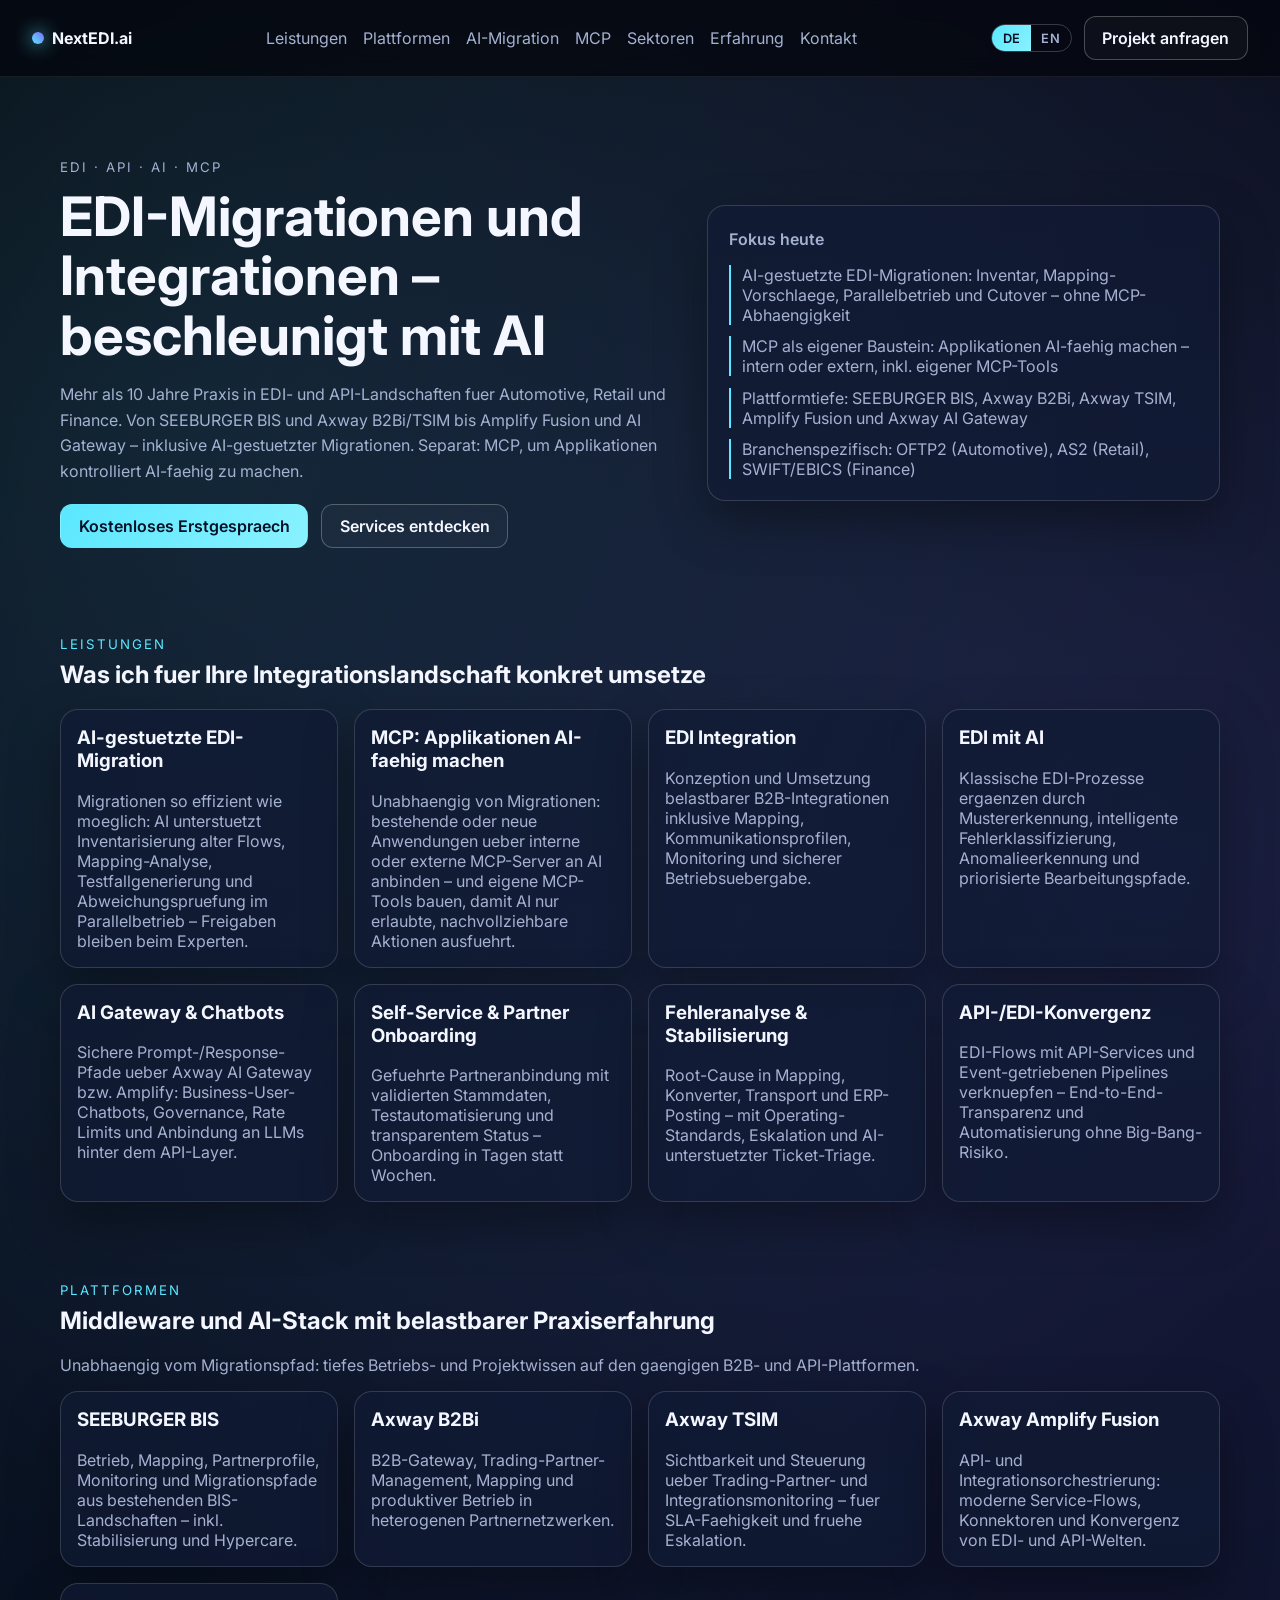
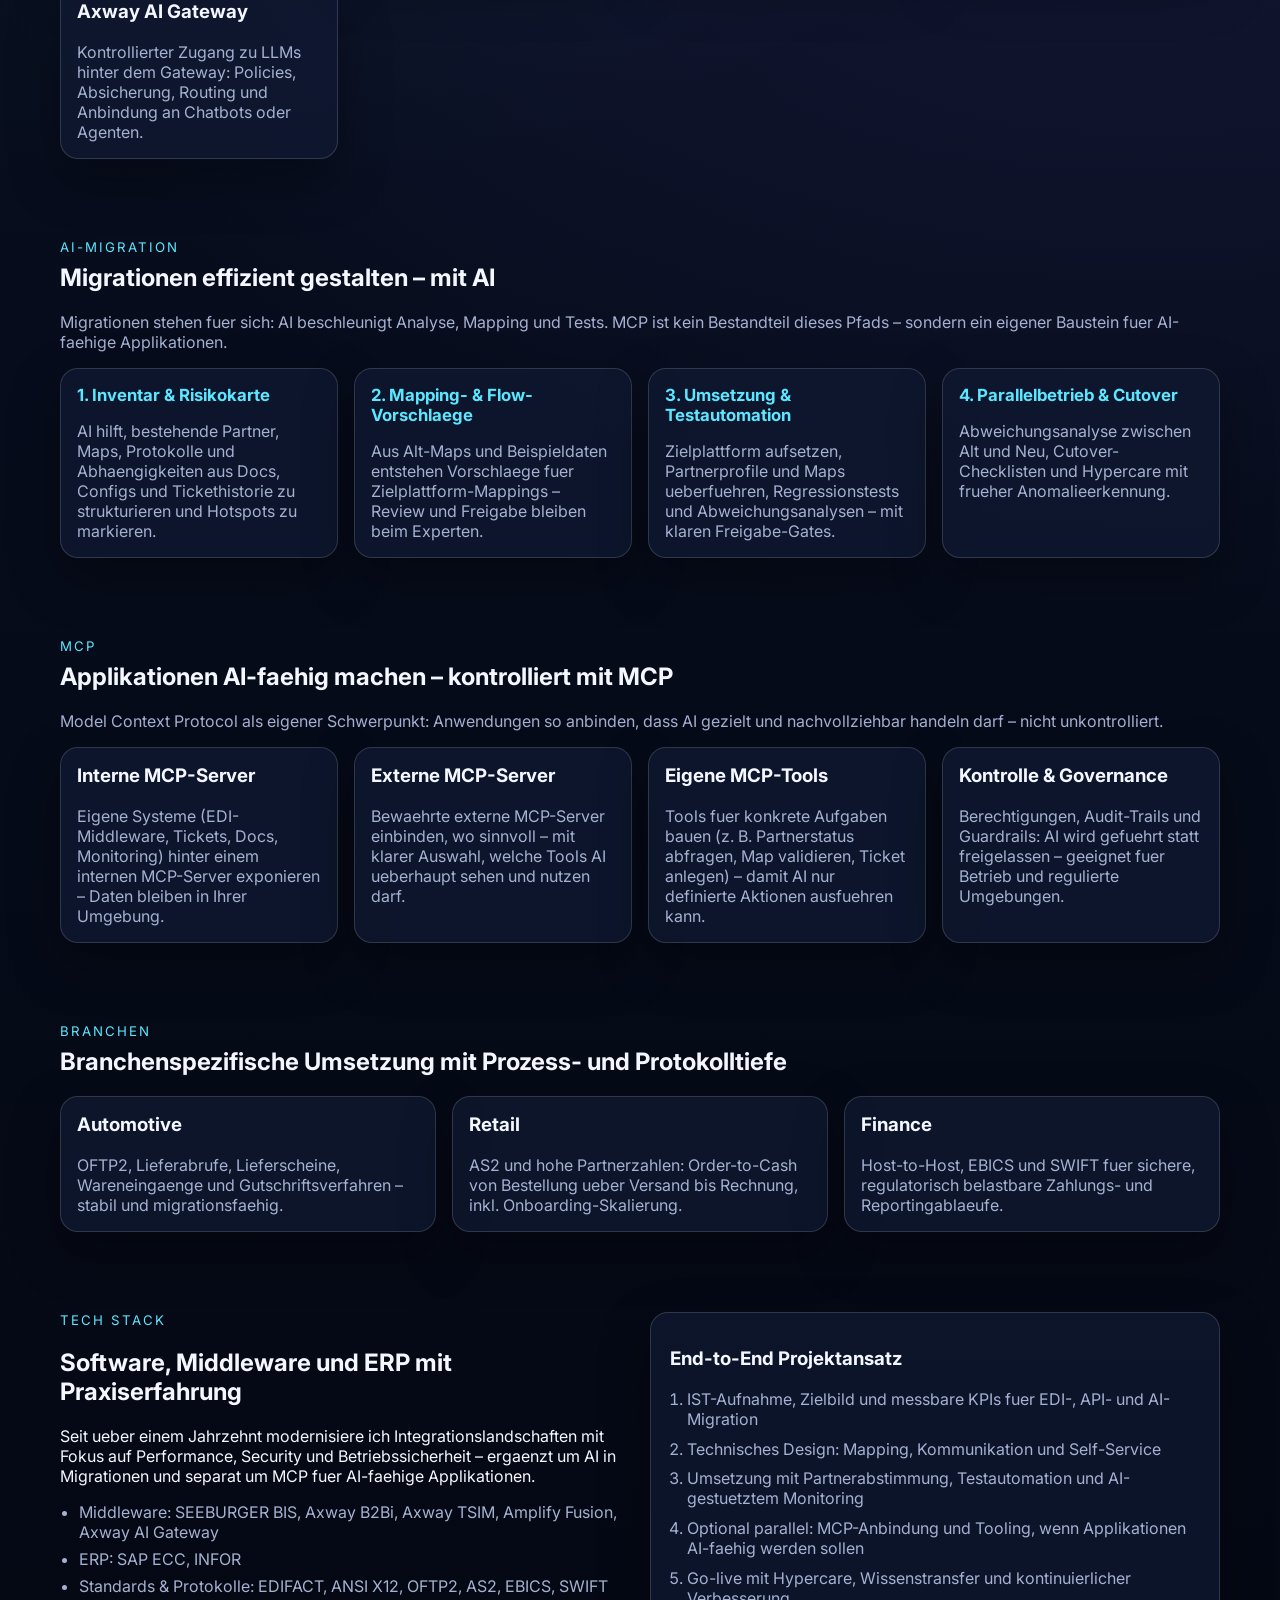
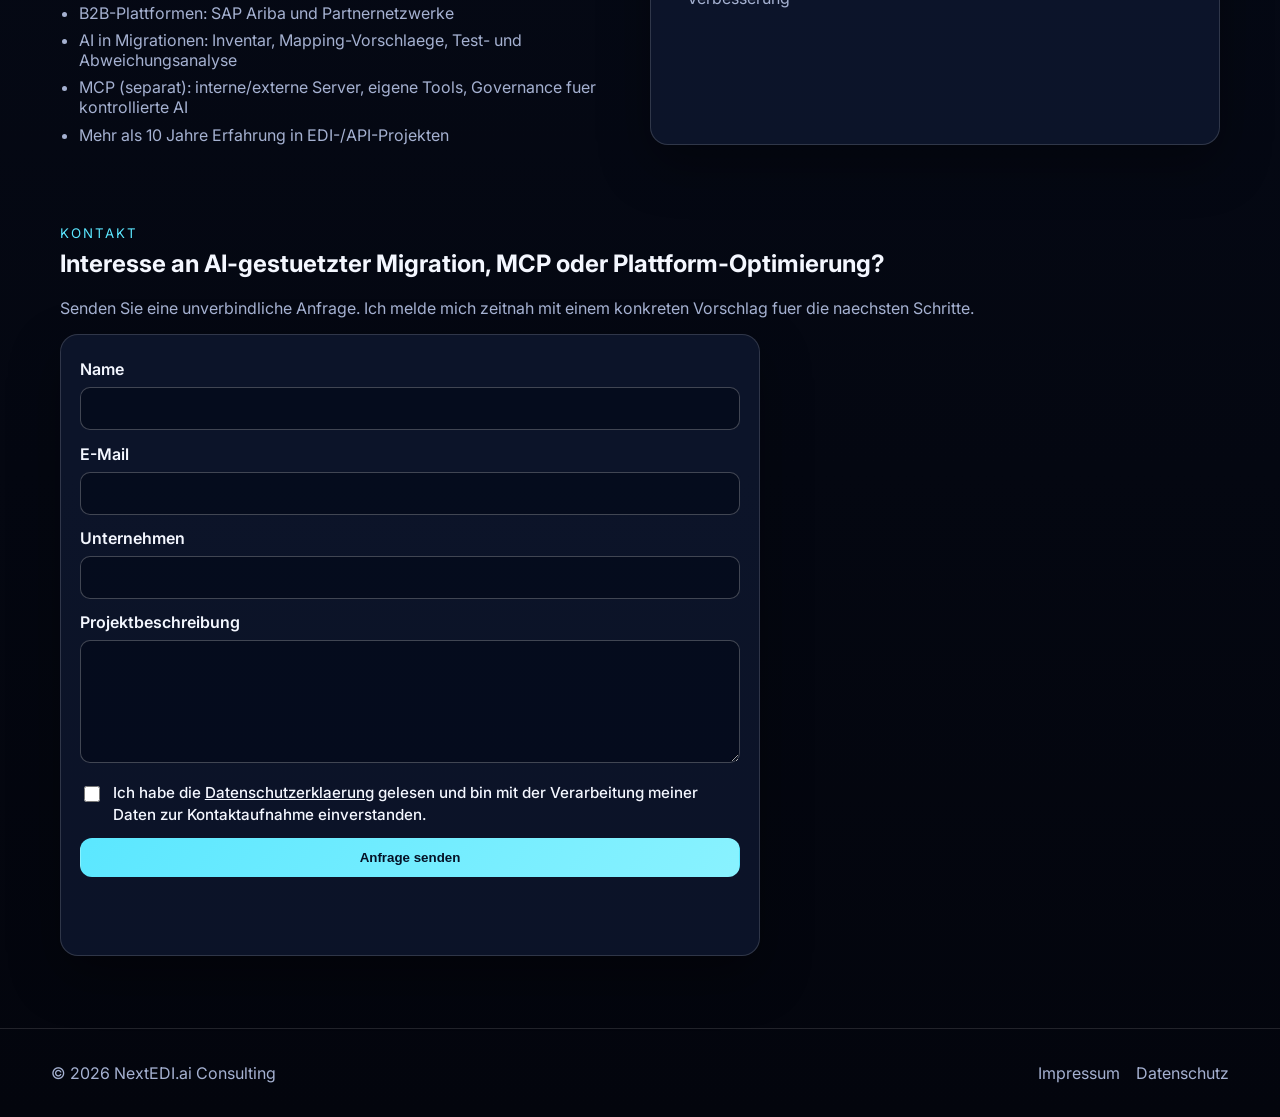
<file: index.html>
<!doctype html>
<html lang="de">
  <head>
    <meta charset="UTF-8" />
    <meta name="viewport" content="width=device-width, initial-scale=1.0" />
    <title>NextEDI.ai | EDI, API & AI Integrationsberatung</title>
    <meta
      name="description"
      content="AI-gestuetzte EDI-Migrationen sowie MCP, um Applikationen AI-faehig zu machen. SEEBURGER BIS, Axway B2Bi, TSIM, Amplify Fusion und AI Gateway."
    />
    <meta
      name="keywords"
      content="EDI Migration, AI EDI, MCP Server, SEEBURGER BIS, Axway B2Bi, Axway TSIM, Amplify Fusion, Axway AI Gateway, OFTP2, AS2"
    />
    <meta name="robots" content="index,follow,max-snippet:-1,max-image-preview:large,max-video-preview:-1" />
    <link rel="canonical" href="https://dk1189.github.io/edi-consulting/" />
    <link rel="alternate" hreflang="de" href="https://dk1189.github.io/edi-consulting/" />
    <link rel="alternate" hreflang="en" href="https://dk1189.github.io/edi-consulting/en/" />
    <link rel="alternate" hreflang="x-default" href="https://dk1189.github.io/edi-consulting/" />
    <meta property="og:type" content="website" />
    <meta property="og:locale" content="de_DE" />
    <meta property="og:locale:alternate" content="en_US" />
    <meta property="og:title" content="NextEDI.ai | EDI, API & AI Integrationsberatung" />
    <meta
      property="og:description"
      content="AI-gestuetzte EDI-Migrationen. Separat: MCP fuer AI-faehige Apps. SEEBURGER BIS, Axway B2Bi, TSIM, Amplify Fusion, AI Gateway."
    />
    <meta property="og:url" content="https://dk1189.github.io/edi-consulting/" />
    <meta property="og:site_name" content="NextEDI.ai" />
    <meta property="og:image" content="https://dk1189.github.io/edi-consulting/assets/og-image.svg" />
    <meta name="twitter:card" content="summary_large_image" />
    <meta name="twitter:title" content="NextEDI.ai | EDI, API & AI Integrationsberatung" />
    <meta
      name="twitter:description"
      content="AI-gestuetzte EDI-Migrationen und MCP fuer kontrollierte AI-Anbindung. SEEBURGER, Axway B2Bi/TSIM, Amplify Fusion, AI Gateway."
    />
    <meta name="twitter:image" content="https://dk1189.github.io/edi-consulting/assets/og-image.svg" />
    <link rel="preconnect" href="https://fonts.googleapis.com" />
    <link rel="preconnect" href="https://fonts.gstatic.com" crossorigin />
    <link
      href="https://fonts.googleapis.com/css2?family=Inter:wght@400;500;600;700;800&display=swap"
      rel="stylesheet"
    />
    <link rel="stylesheet" href="./assets/style.css" />
    <script type="application/ld+json">
      {
        "@context": "https://schema.org",
        "@type": "ProfessionalService",
        "name": "NextEDI.ai",
        "url": "https://dk1189.github.io/edi-consulting/",
        "description": "Beratung fuer EDI, API, AI-gestuetzte Migrationen sowie MCP zur kontrollierten AI-Anbindung von Applikationen.",
        "areaServed": ["DACH", "EU", "Worldwide"],
        "inLanguage": ["de", "en"],
        "founder": {
          "@type": "Person",
          "name": "David Karaoglan"
        },
        "address": {
          "@type": "PostalAddress",
          "streetAddress": "Waldstrasse 22",
          "postalCode": "75031",
          "addressLocality": "Eppingen",
          "addressCountry": "DE"
        },
        "email": "kontakt@nextedi.ai",
        "knowsAbout": [
          "EDI",
          "API Integration",
          "AI-assisted EDI migration",
          "Model Context Protocol",
          "MCP Server",
          "OFTP2",
          "AS2",
          "EBICS",
          "SWIFT",
          "SAP Ariba",
          "SEEBURGER BIS",
          "Axway B2Bi",
          "Axway TSIM",
          "Axway Amplify Fusion",
          "Axway AI Gateway"
        ]
      }
    </script>
  </head>
  <body>
    <header class="site-header">
      <a class="logo" href="#top">
        <span class="logo-glow"></span>
        <span>NextEDI.ai</span>
      </a>
      <nav class="main-nav" aria-label="Hauptnavigation">
        <a id="nav-services" href="#services">Leistungen</a>
        <a id="nav-platforms" href="#platforms">Plattformen</a>
        <a id="nav-migration" href="#migration">AI-Migration</a>
        <a id="nav-mcp" href="#mcp">MCP</a>
        <a id="nav-industries" href="#industries">Sektoren</a>
        <a id="nav-experience" href="#experience">Erfahrung</a>
        <a id="nav-contact" href="#contact">Kontakt</a>
      </nav>
      <div class="header-actions">
        <div class="lang-switch" aria-label="Language">
          <a class="is-active" href="./" data-lang-link="de" hreflang="de">DE</a>
          <a href="./en/" data-lang-link="en" hreflang="en">EN</a>
        </div>
        <a id="nav-cta" class="button ghost" href="#contact">Projekt anfragen</a>
      </div>
    </header>

    <main id="top">
      <section class="hero">
        <div class="hero-content">
          <p id="hero-eyebrow" class="eyebrow">EDI · API · AI · MCP</p>
          <h1 id="hero-title">EDI-Migrationen und Integrationen – beschleunigt mit AI</h1>
          <p id="hero-text">
            Mehr als 10 Jahre Praxis in EDI- und API-Landschaften fuer Automotive, Retail und Finance.
            Von SEEBURGER BIS und Axway B2Bi/TSIM bis Amplify Fusion und AI Gateway – inklusive
            AI-gestuetzter Migrationen. Separat: MCP, um Applikationen kontrolliert AI-faehig zu machen.
          </p>
          <div class="hero-actions">
            <a id="hero-cta-primary" class="button" href="#contact">Kostenloses Erstgespraech</a>
            <a id="hero-cta-secondary" class="button secondary" href="#services">Services entdecken</a>
          </div>
        </div>
        <div class="hero-panel" aria-hidden="true">
          <p id="panel-title" class="panel-title">Fokus heute</p>
          <ul id="highlights-list"></ul>
        </div>
      </section>

      <section id="services" class="section">
        <div class="section-head">
          <p id="services-eyebrow" class="eyebrow">LEISTUNGEN</p>
          <h2 id="services-title">Was ich fuer Ihre Integrationslandschaft konkret umsetze</h2>
        </div>
        <div id="services-grid" class="card-grid"></div>
      </section>

      <section id="platforms" class="section">
        <div class="section-head">
          <p id="platforms-eyebrow" class="eyebrow">PLATTFORMEN</p>
          <h2 id="platforms-title">Middleware und AI-Stack mit belastbarer Praxiserfahrung</h2>
          <p id="platforms-text">
            Unabhaengig vom Migrationspfad: tiefes Betriebs- und Projektwissen auf den gaengigen
            B2B- und API-Plattformen.
          </p>
        </div>
        <div id="platforms-grid" class="card-grid"></div>
      </section>

      <section id="migration" class="section">
        <div class="section-head">
          <p id="migration-eyebrow" class="eyebrow">AI-MIGRATION</p>
          <h2 id="migration-title">Migrationen effizient gestalten – mit AI</h2>
          <p id="migration-text">
            Migrationen stehen fuer sich: AI beschleunigt Analyse, Mapping und Tests. MCP ist kein
            Bestandteil dieses Pfads – sondern ein eigener Baustein fuer AI-faehige Applikationen.
          </p>
        </div>
        <div id="migration-grid" class="card-grid steps-grid"></div>
      </section>

      <section id="mcp" class="section">
        <div class="section-head">
          <p id="mcp-eyebrow" class="eyebrow">MCP</p>
          <h2 id="mcp-title">Applikationen AI-faehig machen – kontrolliert mit MCP</h2>
          <p id="mcp-text">
            Model Context Protocol als eigener Schwerpunkt: Anwendungen so anbinden, dass AI gezielt
            und nachvollziehbar handeln darf – nicht unkontrolliert.
          </p>
        </div>
        <div id="mcp-grid" class="card-grid"></div>
      </section>

      <section id="industries" class="section">
        <div class="section-head">
          <p id="industries-eyebrow" class="eyebrow">BRANCHEN</p>
          <h2 id="industries-title">Branchenspezifische Umsetzung mit Prozess- und Protokolltiefe</h2>
        </div>
        <div id="industries-grid" class="card-grid"></div>
      </section>

      <section id="experience" class="section split">
        <div>
          <p id="experience-eyebrow" class="eyebrow">TECH STACK</p>
          <h2 id="experience-title">Software, Middleware und ERP mit Praxiserfahrung</h2>
          <p id="experience-text">
            Seit ueber einem Jahrzehnt modernisiere ich Integrationslandschaften mit Fokus auf
            Performance, Security und Betriebssicherheit – ergaenzt um AI in Migrationen und separat
            um MCP fuer AI-faehige Applikationen.
          </p>
          <ul id="tools-list" class="bullets"></ul>
        </div>
        <div class="experience-box">
          <h3 id="process-title">End-to-End Projektansatz</h3>
          <ol id="process-list"></ol>
        </div>
      </section>

      <section id="contact" class="section contact">
        <div class="section-head">
          <p id="contact-eyebrow" class="eyebrow">KONTAKT</p>
          <h2 id="contact-title">
            Interesse an AI-gestuetzter Migration, MCP oder Plattform-Optimierung?
          </h2>
          <p id="contact-text">
            Senden Sie eine unverbindliche Anfrage. Ich melde mich zeitnah mit einem konkreten
            Vorschlag fuer die naechsten Schritte.
          </p>
        </div>
        <form
          id="contact-form"
          method="post"
          data-mail="ZGF2aWRrMDQ4OUBnbWFpbC5jb20="
          novalidate
        >
          <label id="label-name" for="name">Name</label>
          <input id="name" name="name" type="text" required />

          <label id="label-email" for="email">E-Mail</label>
          <input id="email" name="email" type="email" required />

          <label id="label-company" for="company">Unternehmen</label>
          <input id="company" name="company" type="text" />

          <label id="label-message" for="message">Projektbeschreibung</label>
          <textarea id="message" name="message" rows="5" required></textarea>

          <input
            type="text"
            name="_honey"
            tabindex="-1"
            autocomplete="off"
            aria-hidden="true"
            class="visually-hidden"
          />
          <input type="hidden" name="_next" value="" />
          <input type="hidden" name="_subject" value="Neue Projektanfrage ueber NextEDI.ai" />
          <input type="hidden" name="_captcha" value="false" />
          <input type="hidden" name="_template" value="table" />

          <label class="consent-row" for="privacy-consent">
            <input id="privacy-consent" name="privacy-consent" type="checkbox" required />
            <span>
              <span id="consent-before">Ich habe die</span>
              <a id="consent-privacy" href="./datenschutz.html" target="_blank" rel="noopener noreferrer"
                >Datenschutzerklaerung</a
              >
              <span id="consent-after"
                >gelesen und bin mit der Verarbeitung meiner Daten zur Kontaktaufnahme
                einverstanden.</span
              >
            </span>
          </label>

          <button id="submit-btn" class="button" type="submit">Anfrage senden</button>
          <p id="form-message" class="form-message" role="status" aria-live="polite"></p>
        </form>
      </section>
    </main>

    <footer class="site-footer">
      <p>&copy; <span id="year"></span> NextEDI.ai Consulting</p>
      <nav aria-label="Rechtliche Links">
        <a id="footer-imprint" href="./impressum.html">Impressum</a>
        <a id="footer-privacy" href="./datenschutz.html">Datenschutz</a>
      </nav>
    </footer>

    <script src="./assets/app.js"></script>
  </body>
</html>
</file>
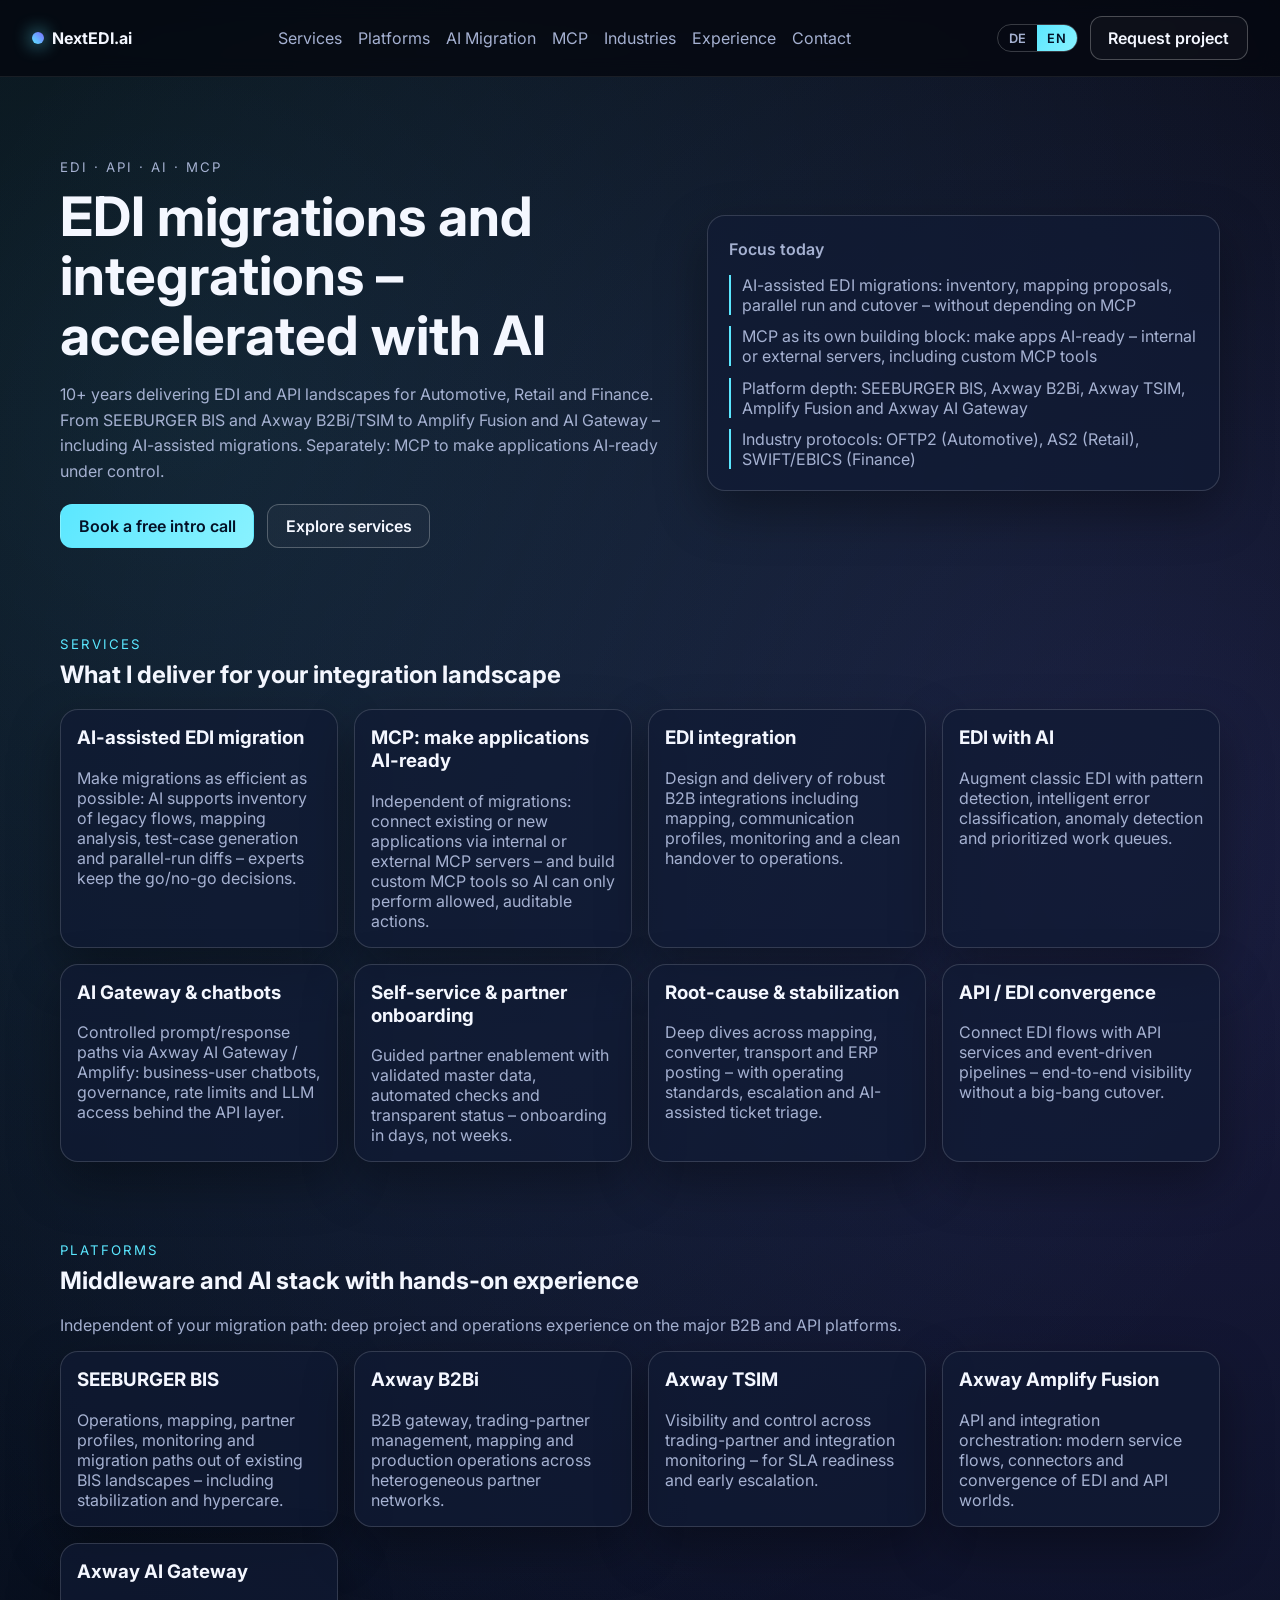
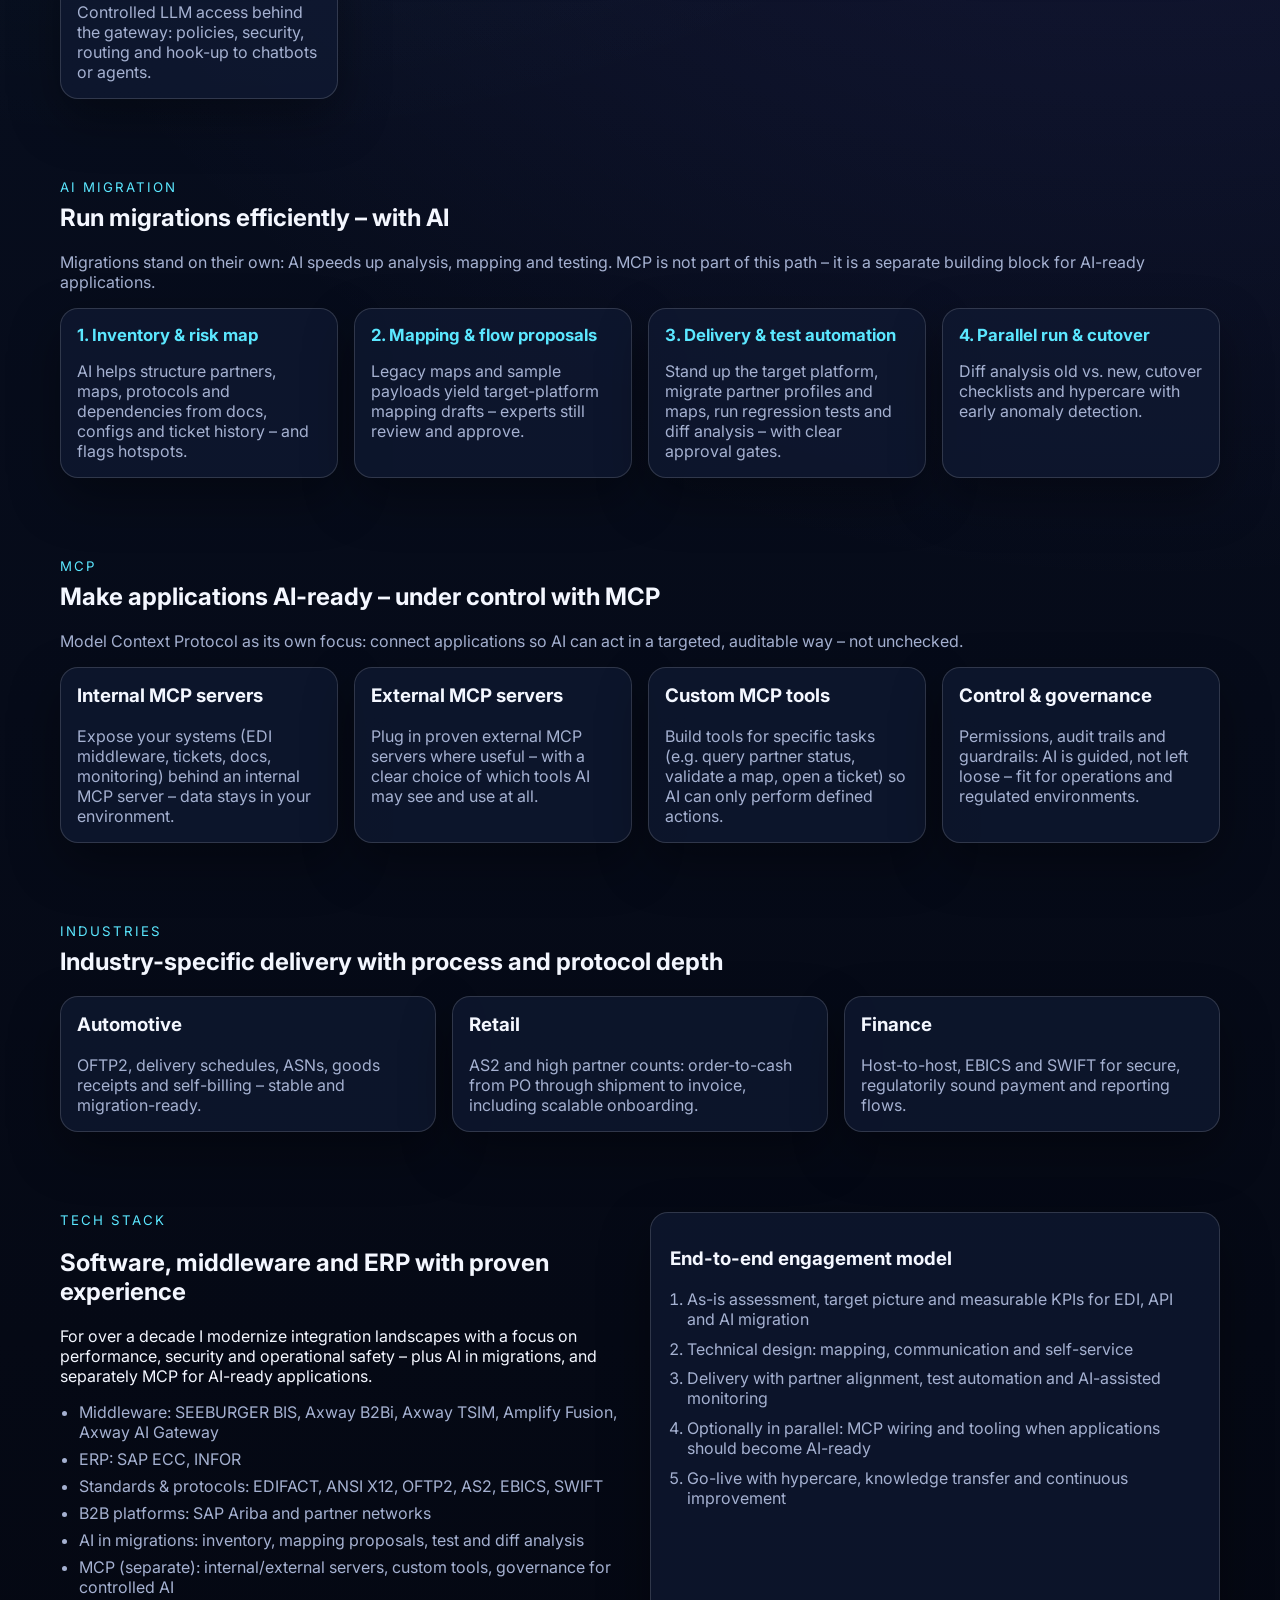
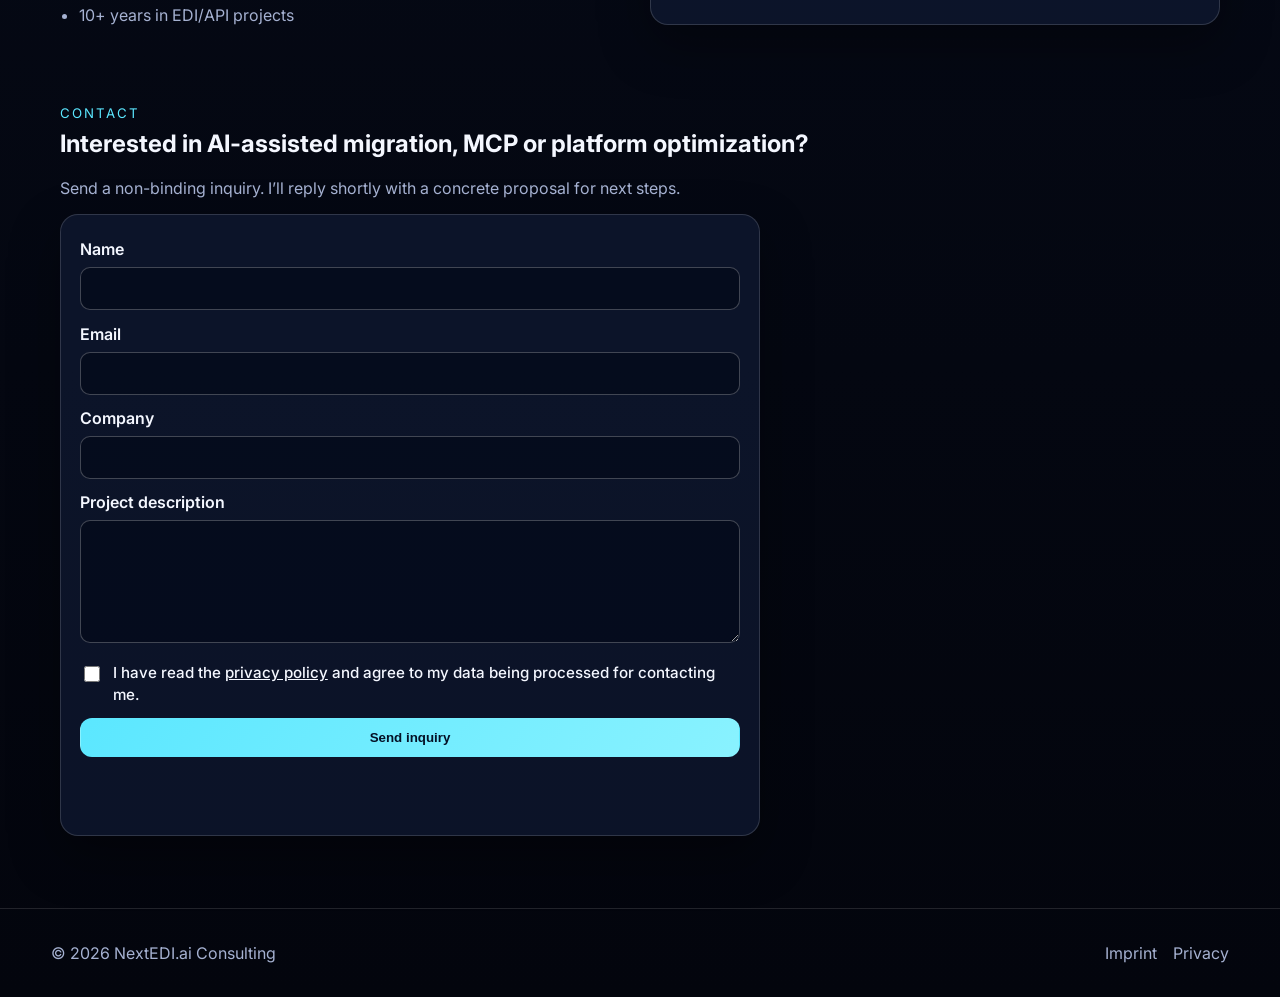
<file: en/index.html>
<!doctype html>
<html lang="en">
  <head>
    <meta charset="UTF-8" />
    <meta name="viewport" content="width=device-width, initial-scale=1.0" />
    <title>NextEDI.ai | EDI, API & AI Integration Consulting</title>
    <meta
      name="description"
      content="AI-assisted EDI migrations, plus MCP to make applications AI-ready. SEEBURGER BIS, Axway B2Bi, TSIM, Amplify Fusion and AI Gateway."
    />
    <meta
      name="keywords"
      content="EDI migration, AI EDI, MCP server, SEEBURGER BIS, Axway B2Bi, Axway TSIM, Amplify Fusion, Axway AI Gateway, OFTP2, AS2"
    />
    <meta name="robots" content="index,follow,max-snippet:-1,max-image-preview:large,max-video-preview:-1" />
    <link rel="canonical" href="https://dk1189.github.io/edi-consulting/en/" />
    <link rel="alternate" hreflang="de" href="https://dk1189.github.io/edi-consulting/" />
    <link rel="alternate" hreflang="en" href="https://dk1189.github.io/edi-consulting/en/" />
    <link rel="alternate" hreflang="x-default" href="https://dk1189.github.io/edi-consulting/" />
    <meta property="og:type" content="website" />
    <meta property="og:locale" content="en_US" />
    <meta property="og:locale:alternate" content="de_DE" />
    <meta property="og:title" content="NextEDI.ai | EDI, API & AI Integration Consulting" />
    <meta
      property="og:description"
      content="AI-assisted EDI migrations. Separately: MCP for AI-ready apps. SEEBURGER BIS, Axway B2Bi, TSIM, Amplify Fusion, AI Gateway."
    />
    <meta property="og:url" content="https://dk1189.github.io/edi-consulting/en/" />
    <meta property="og:site_name" content="NextEDI.ai" />
    <meta property="og:image" content="https://dk1189.github.io/edi-consulting/assets/og-image.svg" />
    <meta name="twitter:card" content="summary_large_image" />
    <meta name="twitter:title" content="NextEDI.ai | EDI, API & AI Integration Consulting" />
    <meta
      name="twitter:description"
      content="AI-assisted EDI migrations and MCP for controlled AI connectivity. SEEBURGER, Axway B2Bi/TSIM, Amplify Fusion, AI Gateway."
    />
    <meta name="twitter:image" content="https://dk1189.github.io/edi-consulting/assets/og-image.svg" />
    <link rel="preconnect" href="https://fonts.googleapis.com" />
    <link rel="preconnect" href="https://fonts.gstatic.com" crossorigin />
    <link
      href="https://fonts.googleapis.com/css2?family=Inter:wght@400;500;600;700;800&display=swap"
      rel="stylesheet"
    />
    <link rel="stylesheet" href="../assets/style.css" />
    <script type="application/ld+json">
      {
        "@context": "https://schema.org",
        "@type": "ProfessionalService",
        "name": "NextEDI.ai",
        "url": "https://dk1189.github.io/edi-consulting/en/",
        "description": "Consulting for EDI, API, AI-assisted migrations, and MCP to connect applications to AI under control.",
        "areaServed": ["DACH", "EU", "Worldwide"],
        "inLanguage": ["en", "de"],
        "founder": {
          "@type": "Person",
          "name": "David Karaoglan"
        },
        "address": {
          "@type": "PostalAddress",
          "streetAddress": "Waldstrasse 22",
          "postalCode": "75031",
          "addressLocality": "Eppingen",
          "addressCountry": "DE"
        },
        "email": "kontakt@nextedi.ai",
        "knowsAbout": [
          "EDI",
          "API Integration",
          "AI-assisted EDI migration",
          "Model Context Protocol",
          "MCP Server",
          "OFTP2",
          "AS2",
          "EBICS",
          "SWIFT",
          "SAP Ariba",
          "SEEBURGER BIS",
          "Axway B2Bi",
          "Axway TSIM",
          "Axway Amplify Fusion",
          "Axway AI Gateway"
        ]
      }
    </script>
  </head>
  <body>
    <header class="site-header">
      <a class="logo" href="#top">
        <span class="logo-glow"></span>
        <span>NextEDI.ai</span>
      </a>
      <nav class="main-nav" aria-label="Main navigation">
        <a id="nav-services" href="#services">Services</a>
        <a id="nav-platforms" href="#platforms">Platforms</a>
        <a id="nav-migration" href="#migration">AI Migration</a>
        <a id="nav-mcp" href="#mcp">MCP</a>
        <a id="nav-industries" href="#industries">Industries</a>
        <a id="nav-experience" href="#experience">Experience</a>
        <a id="nav-contact" href="#contact">Contact</a>
      </nav>
      <div class="header-actions">
        <div class="lang-switch" aria-label="Language">
          <a href="../" data-lang-link="de" hreflang="de">DE</a>
          <a class="is-active" href="./" data-lang-link="en" hreflang="en">EN</a>
        </div>
        <a id="nav-cta" class="button ghost" href="#contact">Request project</a>
      </div>
    </header>

    <main id="top">
      <section class="hero">
        <div class="hero-content">
          <p id="hero-eyebrow" class="eyebrow">EDI · API · AI · MCP</p>
          <h1 id="hero-title">EDI migrations and integrations – accelerated with AI</h1>
          <p id="hero-text">
            10+ years delivering EDI and API landscapes for Automotive, Retail and Finance. From
            SEEBURGER BIS and Axway B2Bi/TSIM to Amplify Fusion and AI Gateway – including AI-assisted
            migrations. Separately: MCP to make applications AI-ready under control.
          </p>
          <div class="hero-actions">
            <a id="hero-cta-primary" class="button" href="#contact">Book a free intro call</a>
            <a id="hero-cta-secondary" class="button secondary" href="#services">Explore services</a>
          </div>
        </div>
        <div class="hero-panel" aria-hidden="true">
          <p id="panel-title" class="panel-title">Focus today</p>
          <ul id="highlights-list"></ul>
        </div>
      </section>

      <section id="services" class="section">
        <div class="section-head">
          <p id="services-eyebrow" class="eyebrow">SERVICES</p>
          <h2 id="services-title">What I deliver for your integration landscape</h2>
        </div>
        <div id="services-grid" class="card-grid"></div>
      </section>

      <section id="platforms" class="section">
        <div class="section-head">
          <p id="platforms-eyebrow" class="eyebrow">PLATFORMS</p>
          <h2 id="platforms-title">Middleware and AI stack with hands-on experience</h2>
          <p id="platforms-text">
            Independent of your migration path: deep project and operations experience on the major
            B2B and API platforms.
          </p>
        </div>
        <div id="platforms-grid" class="card-grid"></div>
      </section>

      <section id="migration" class="section">
        <div class="section-head">
          <p id="migration-eyebrow" class="eyebrow">AI MIGRATION</p>
          <h2 id="migration-title">Run migrations efficiently – with AI</h2>
          <p id="migration-text">
            Migrations stand on their own: AI speeds up analysis, mapping and testing. MCP is not
            part of this path – it is a separate building block for AI-ready applications.
          </p>
        </div>
        <div id="migration-grid" class="card-grid steps-grid"></div>
      </section>

      <section id="mcp" class="section">
        <div class="section-head">
          <p id="mcp-eyebrow" class="eyebrow">MCP</p>
          <h2 id="mcp-title">Make applications AI-ready – under control with MCP</h2>
          <p id="mcp-text">
            Model Context Protocol as its own focus: connect applications so AI can act in a
            targeted, auditable way – not unchecked.
          </p>
        </div>
        <div id="mcp-grid" class="card-grid"></div>
      </section>

      <section id="industries" class="section">
        <div class="section-head">
          <p id="industries-eyebrow" class="eyebrow">INDUSTRIES</p>
          <h2 id="industries-title">Industry-specific delivery with process and protocol depth</h2>
        </div>
        <div id="industries-grid" class="card-grid"></div>
      </section>

      <section id="experience" class="section split">
        <div>
          <p id="experience-eyebrow" class="eyebrow">TECH STACK</p>
          <h2 id="experience-title">Software, middleware and ERP with proven experience</h2>
          <p id="experience-text">
            For over a decade I modernize integration landscapes with a focus on performance,
            security and operational safety – plus AI in migrations, and separately MCP for AI-ready
            applications.
          </p>
          <ul id="tools-list" class="bullets"></ul>
        </div>
        <div class="experience-box">
          <h3 id="process-title">End-to-end engagement model</h3>
          <ol id="process-list"></ol>
        </div>
      </section>

      <section id="contact" class="section contact">
        <div class="section-head">
          <p id="contact-eyebrow" class="eyebrow">CONTACT</p>
          <h2 id="contact-title">
            Interested in AI-assisted migration, MCP or platform optimization?
          </h2>
          <p id="contact-text">
            Send a non-binding inquiry. I’ll reply shortly with a concrete proposal for next steps.
          </p>
        </div>
        <form
          id="contact-form"
          method="post"
          data-mail="ZGF2aWRrMDQ4OUBnbWFpbC5jb20="
          novalidate
        >
          <label id="label-name" for="name">Name</label>
          <input id="name" name="name" type="text" required />

          <label id="label-email" for="email">Email</label>
          <input id="email" name="email" type="email" required />

          <label id="label-company" for="company">Company</label>
          <input id="company" name="company" type="text" />

          <label id="label-message" for="message">Project description</label>
          <textarea id="message" name="message" rows="5" required></textarea>

          <input
            type="text"
            name="_honey"
            tabindex="-1"
            autocomplete="off"
            aria-hidden="true"
            class="visually-hidden"
          />
          <input type="hidden" name="_next" value="" />
          <input type="hidden" name="_subject" value="New project inquiry via NextEDI.ai" />
          <input type="hidden" name="_captcha" value="false" />
          <input type="hidden" name="_template" value="table" />

          <label class="consent-row" for="privacy-consent">
            <input id="privacy-consent" name="privacy-consent" type="checkbox" required />
            <span>
              <span id="consent-before">I have read the</span>
              <a
                id="consent-privacy"
                href="../datenschutz.html"
                target="_blank"
                rel="noopener noreferrer"
                >privacy policy</a
              >
              <span id="consent-after"
                >and agree to my data being processed for contacting me.</span
              >
            </span>
          </label>

          <button id="submit-btn" class="button" type="submit">Send inquiry</button>
          <p id="form-message" class="form-message" role="status" aria-live="polite"></p>
        </form>
      </section>
    </main>

    <footer class="site-footer">
      <p>&copy; <span id="year"></span> NextEDI.ai Consulting</p>
      <nav aria-label="Legal">
        <a id="footer-imprint" href="../impressum.html">Imprint</a>
        <a id="footer-privacy" href="../datenschutz.html">Privacy</a>
      </nav>
    </footer>

    <script src="../assets/app.js"></script>
  </body>
</html>
</file>
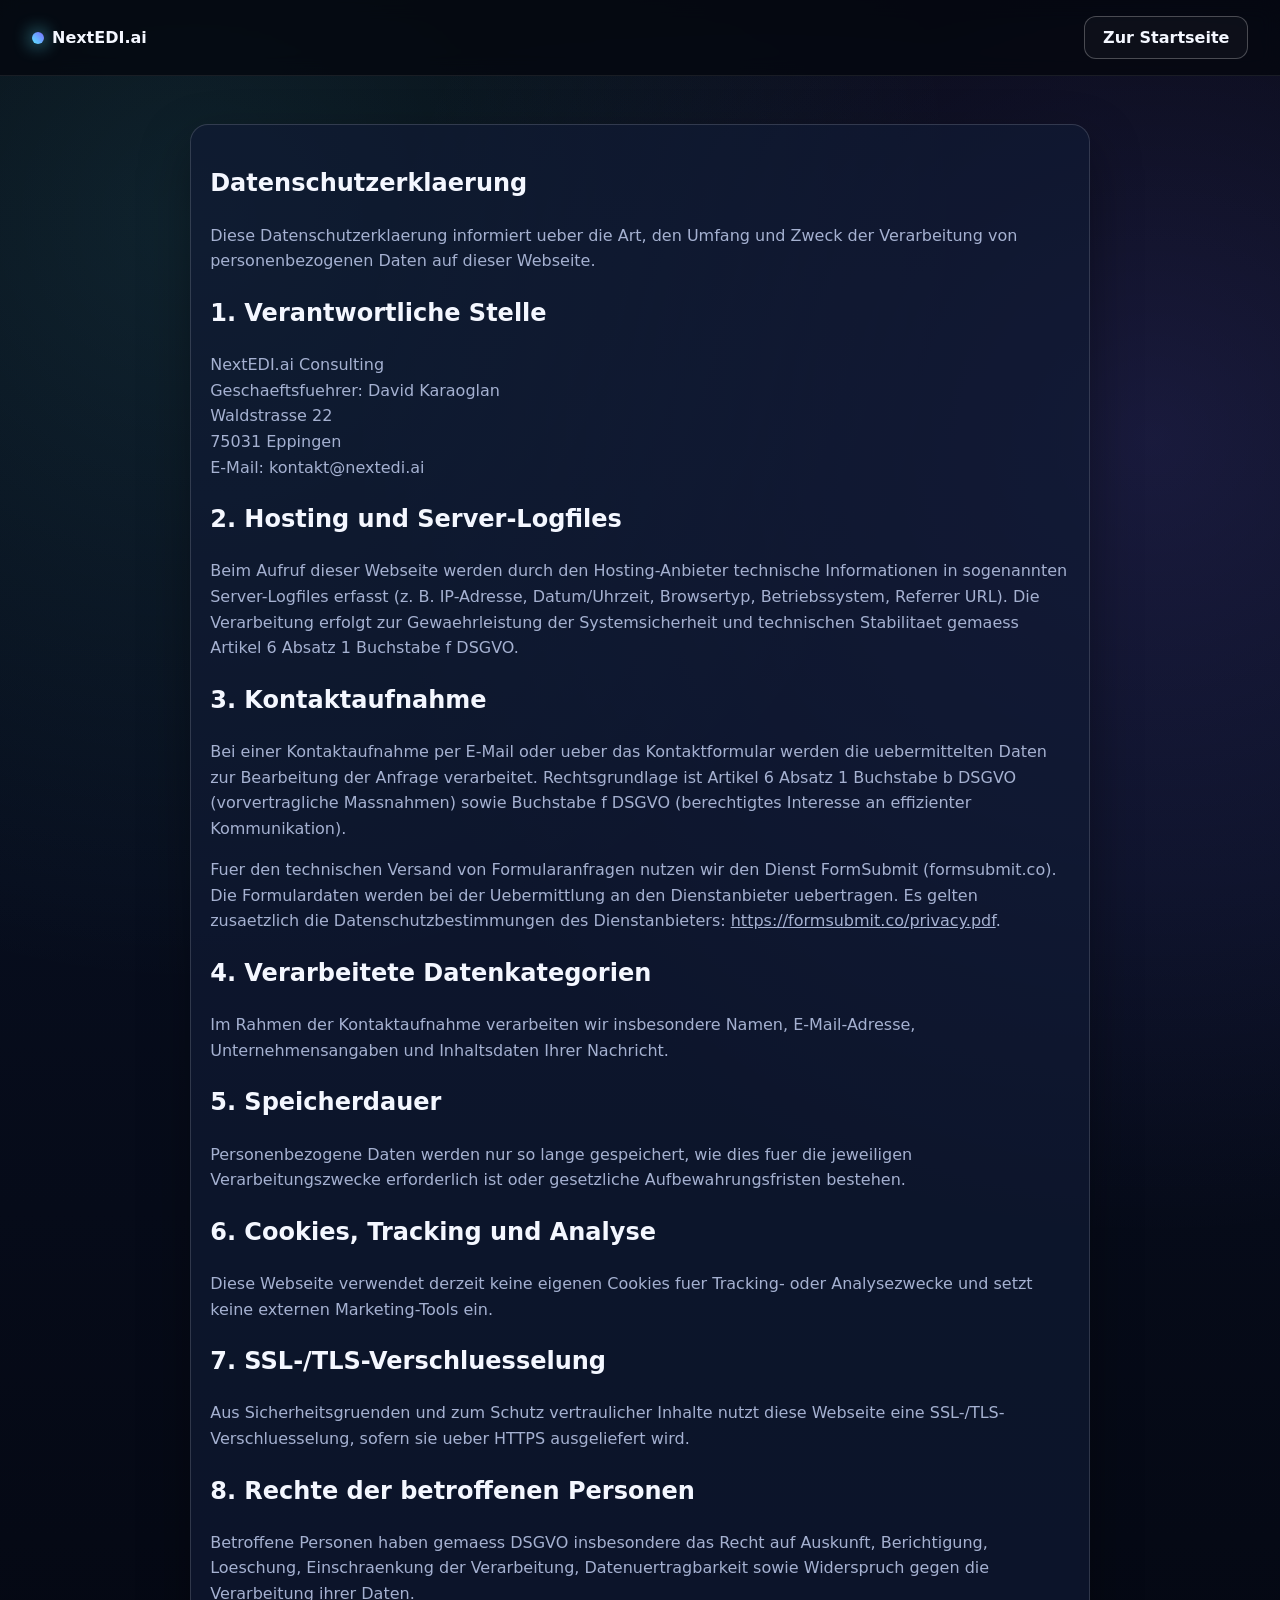
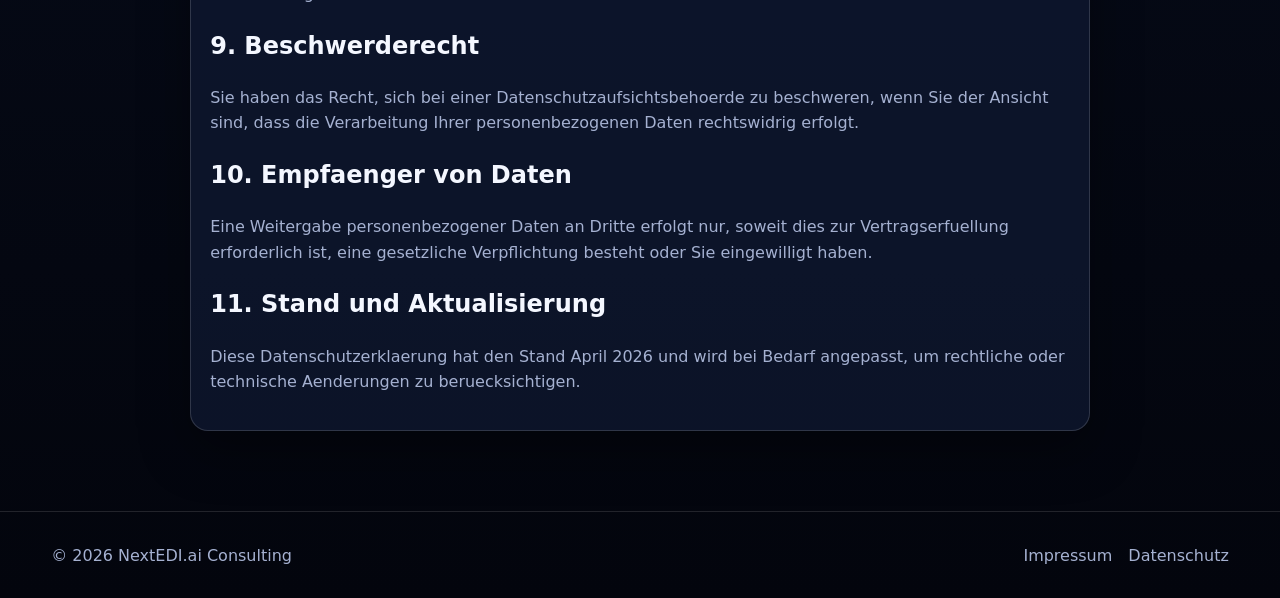
<file: datenschutz.html>
<!doctype html>
<html lang="de">
  <head>
    <meta charset="UTF-8" />
    <meta name="viewport" content="width=device-width, initial-scale=1.0" />
    <title>Datenschutz | NextEDI.ai</title>
    <meta name="description" content="Datenschutzhinweise der NextEDI.ai Consulting Webseite." />
    <link rel="stylesheet" href="./assets/style.css" />
  </head>
  <body class="legal-page">
    <header class="site-header">
      <a class="logo" href="./index.html">
        <span class="logo-glow"></span>
        <span>NextEDI.ai</span>
      </a>
      <a class="button ghost" href="./index.html">Zur Startseite</a>
    </header>
    <main>
      <article class="legal-content">
        <h1>Datenschutzerklaerung</h1>
        <p>
          Diese Datenschutzerklaerung informiert ueber die Art, den Umfang und Zweck der
          Verarbeitung von personenbezogenen Daten auf dieser Webseite.
        </p>

        <h2>1. Verantwortliche Stelle</h2>
        <p>
          NextEDI.ai Consulting<br />
          Geschaeftsfuehrer: David Karaoglan<br />
          Waldstrasse 22<br />
          75031 Eppingen<br />
          E-Mail: kontakt@nextedi.ai
        </p>

        <h2>2. Hosting und Server-Logfiles</h2>
        <p>
          Beim Aufruf dieser Webseite werden durch den Hosting-Anbieter technische Informationen in
          sogenannten Server-Logfiles erfasst (z. B. IP-Adresse, Datum/Uhrzeit, Browsertyp,
          Betriebssystem, Referrer URL). Die Verarbeitung erfolgt zur Gewaehrleistung der
          Systemsicherheit und technischen Stabilitaet gemaess Artikel 6 Absatz 1 Buchstabe f DSGVO.
        </p>

        <h2>3. Kontaktaufnahme</h2>
        <p>
          Bei einer Kontaktaufnahme per E-Mail oder ueber das Kontaktformular werden die
          uebermittelten Daten zur Bearbeitung der Anfrage verarbeitet. Rechtsgrundlage ist Artikel
          6 Absatz 1 Buchstabe b DSGVO (vorvertragliche Massnahmen) sowie Buchstabe f DSGVO
          (berechtigtes Interesse an effizienter Kommunikation).
        </p>
        <p>
          Fuer den technischen Versand von Formularanfragen nutzen wir den Dienst FormSubmit
          (formsubmit.co). Die Formulardaten werden bei der Uebermittlung an den Dienstanbieter
          uebertragen. Es gelten zusaetzlich die Datenschutzbestimmungen des Dienstanbieters:
          <a href="https://formsubmit.co/privacy.pdf" rel="noopener noreferrer" target="_blank"
            >https://formsubmit.co/privacy.pdf</a
          >.
        </p>

        <h2>4. Verarbeitete Datenkategorien</h2>
        <p>
          Im Rahmen der Kontaktaufnahme verarbeiten wir insbesondere Namen, E-Mail-Adresse,
          Unternehmensangaben und Inhaltsdaten Ihrer Nachricht.
        </p>

        <h2>5. Speicherdauer</h2>
        <p>
          Personenbezogene Daten werden nur so lange gespeichert, wie dies fuer die jeweiligen
          Verarbeitungszwecke erforderlich ist oder gesetzliche Aufbewahrungsfristen bestehen.
        </p>

        <h2>6. Cookies, Tracking und Analyse</h2>
        <p>
          Diese Webseite verwendet derzeit keine eigenen Cookies fuer Tracking- oder Analysezwecke
          und setzt keine externen Marketing-Tools ein.
        </p>

        <h2>7. SSL-/TLS-Verschluesselung</h2>
        <p>
          Aus Sicherheitsgruenden und zum Schutz vertraulicher Inhalte nutzt diese Webseite eine
          SSL-/TLS-Verschluesselung, sofern sie ueber HTTPS ausgeliefert wird.
        </p>

        <h2>8. Rechte der betroffenen Personen</h2>
        <p>
          Betroffene Personen haben gemaess DSGVO insbesondere das Recht auf Auskunft, Berichtigung,
          Loeschung, Einschraenkung der Verarbeitung, Datenuertragbarkeit sowie Widerspruch gegen die
          Verarbeitung ihrer Daten.
        </p>

        <h2>9. Beschwerderecht</h2>
        <p>
          Sie haben das Recht, sich bei einer Datenschutzaufsichtsbehoerde zu beschweren, wenn Sie
          der Ansicht sind, dass die Verarbeitung Ihrer personenbezogenen Daten rechtswidrig erfolgt.
        </p>

        <h2>10. Empfaenger von Daten</h2>
        <p>
          Eine Weitergabe personenbezogener Daten an Dritte erfolgt nur, soweit dies zur
          Vertragserfuellung erforderlich ist, eine gesetzliche Verpflichtung besteht oder Sie
          eingewilligt haben.
        </p>

        <h2>11. Stand und Aktualisierung</h2>
        <p>
          Diese Datenschutzerklaerung hat den Stand April 2026 und wird bei Bedarf angepasst, um
          rechtliche oder technische Aenderungen zu beruecksichtigen.
        </p>
      </article>
    </main>
    <footer class="site-footer">
      <p>&copy; <span id="year"></span> NextEDI.ai Consulting</p>
      <nav aria-label="Rechtliche Links">
        <a href="./impressum.html">Impressum</a>
        <a href="./datenschutz.html">Datenschutz</a>
      </nav>
    </footer>
    <script src="./assets/app.js"></script>
  </body>
</html>
</file>
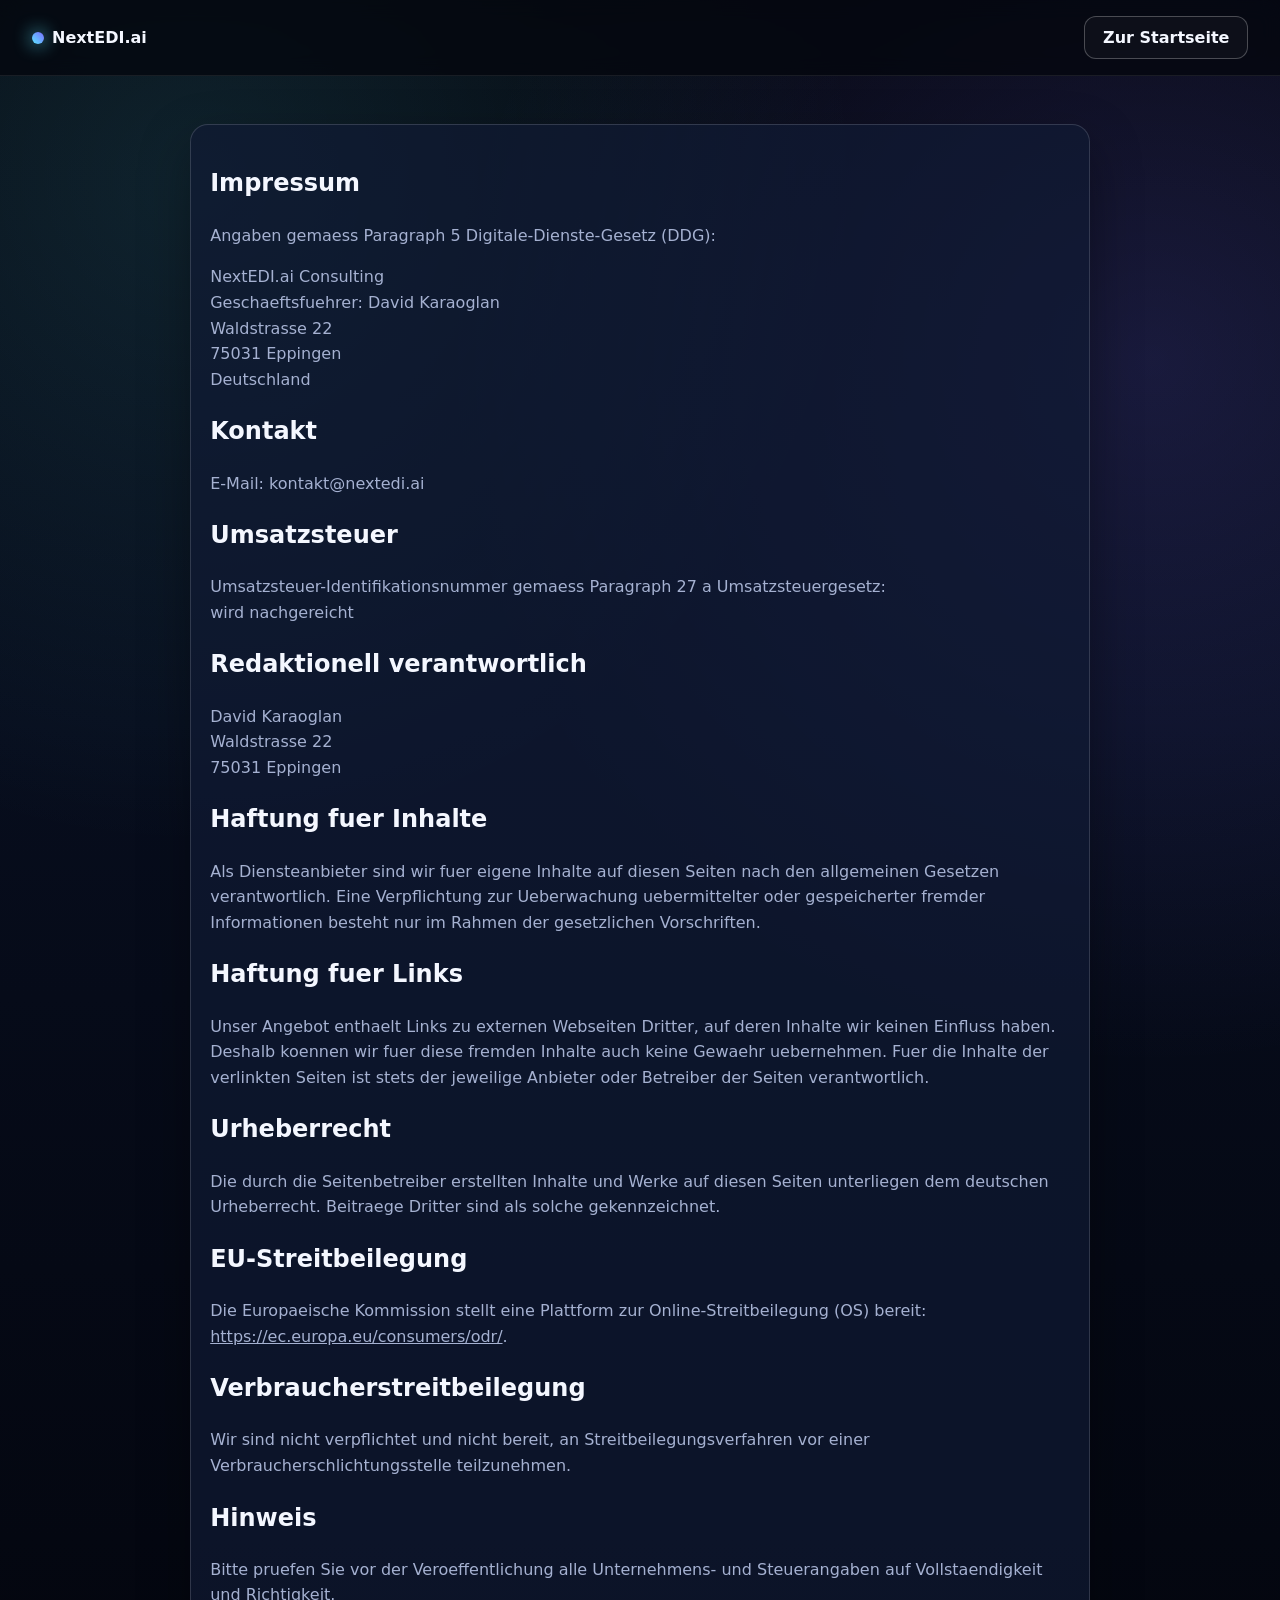
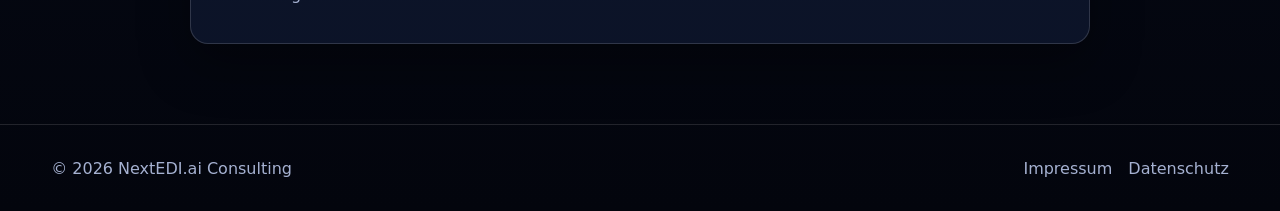
<file: impressum.html>
<!doctype html>
<html lang="de">
  <head>
    <meta charset="UTF-8" />
    <meta name="viewport" content="width=device-width, initial-scale=1.0" />
    <title>Impressum | NextEDI.ai</title>
    <meta name="description" content="Impressum der NextEDI.ai Consulting Webseite." />
    <link rel="stylesheet" href="./assets/style.css" />
  </head>
  <body class="legal-page">
    <header class="site-header">
      <a class="logo" href="./index.html">
        <span class="logo-glow"></span>
        <span>NextEDI.ai</span>
      </a>
      <a class="button ghost" href="./index.html">Zur Startseite</a>
    </header>
    <main>
      <article class="legal-content">
        <h1>Impressum</h1>
        <p>Angaben gemaess Paragraph 5 Digitale-Dienste-Gesetz (DDG):</p>
        <p>
          NextEDI.ai Consulting<br />
          Geschaeftsfuehrer: David Karaoglan<br />
          Waldstrasse 22<br />
          75031 Eppingen<br />
          Deutschland
        </p>

        <h2>Kontakt</h2>
        <p>E-Mail: kontakt@nextedi.ai</p>

        <h2>Umsatzsteuer</h2>
        <p>
          Umsatzsteuer-Identifikationsnummer gemaess Paragraph 27 a Umsatzsteuergesetz:<br />
          wird nachgereicht
        </p>

        <h2>Redaktionell verantwortlich</h2>
        <p>
          David Karaoglan<br />
          Waldstrasse 22<br />
          75031 Eppingen
        </p>

        <h2>Haftung fuer Inhalte</h2>
        <p>
          Als Diensteanbieter sind wir fuer eigene Inhalte auf diesen Seiten nach den allgemeinen
          Gesetzen verantwortlich. Eine Verpflichtung zur Ueberwachung uebermittelter oder
          gespeicherter fremder Informationen besteht nur im Rahmen der gesetzlichen Vorschriften.
        </p>

        <h2>Haftung fuer Links</h2>
        <p>
          Unser Angebot enthaelt Links zu externen Webseiten Dritter, auf deren Inhalte wir keinen
          Einfluss haben. Deshalb koennen wir fuer diese fremden Inhalte auch keine Gewaehr
          uebernehmen. Fuer die Inhalte der verlinkten Seiten ist stets der jeweilige Anbieter oder
          Betreiber der Seiten verantwortlich.
        </p>

        <h2>Urheberrecht</h2>
        <p>
          Die durch die Seitenbetreiber erstellten Inhalte und Werke auf diesen Seiten unterliegen
          dem deutschen Urheberrecht. Beitraege Dritter sind als solche gekennzeichnet.
        </p>

        <h2>EU-Streitbeilegung</h2>
        <p>
          Die Europaeische Kommission stellt eine Plattform zur Online-Streitbeilegung (OS) bereit:
          <a href="https://ec.europa.eu/consumers/odr/" rel="noopener noreferrer" target="_blank"
            >https://ec.europa.eu/consumers/odr/</a
          >.
        </p>

        <h2>Verbraucherstreitbeilegung</h2>
        <p>
          Wir sind nicht verpflichtet und nicht bereit, an Streitbeilegungsverfahren vor einer
          Verbraucherschlichtungsstelle teilzunehmen.
        </p>

        <h2>Hinweis</h2>
        <p>
          Bitte pruefen Sie vor der Veroeffentlichung alle Unternehmens- und Steuerangaben auf
          Vollstaendigkeit und Richtigkeit.
        </p>
      </article>
    </main>
    <footer class="site-footer">
      <p>&copy; <span id="year"></span> NextEDI.ai Consulting</p>
      <nav aria-label="Rechtliche Links">
        <a href="./impressum.html">Impressum</a>
        <a href="./datenschutz.html">Datenschutz</a>
      </nav>
    </footer>
    <script src="./assets/app.js"></script>
  </body>
</html>
</file>
<file: assets/style.css>
:root {
  --bg: #05070f;
  --bg-alt: #0a1022;
  --text: #f4f7ff;
  --muted: #a5b1d1;
  --accent: #5be7ff;
  --accent-alt: #7a6dff;
  --line: rgba(255, 255, 255, 0.15);
  --card: rgba(17, 27, 52, 0.7);
  --shadow: 0 20px 50px rgba(0, 0, 0, 0.35);
}

*,
*::before,
*::after {
  box-sizing: border-box;
}

html,
body {
  margin: 0;
  padding: 0;
}

body {
  font-family: "Inter", system-ui, -apple-system, sans-serif;
  color: var(--text);
  background:
    radial-gradient(circle at 15% 10%, rgba(91, 231, 255, 0.12), transparent 34%),
    radial-gradient(circle at 90% 20%, rgba(122, 109, 255, 0.17), transparent 38%),
    linear-gradient(180deg, #04060d 0%, #070d1d 40%, #03050d 100%);
  min-height: 100vh;
}

a {
  color: inherit;
}

.site-header {
  position: sticky;
  top: 0;
  z-index: 10;
  backdrop-filter: blur(10px);
  background: rgba(4, 7, 15, 0.78);
  border-bottom: 1px solid rgba(255, 255, 255, 0.08);
  display: flex;
  align-items: center;
  justify-content: space-between;
  gap: 1rem;
  padding: 1rem 2rem;
}

.logo {
  display: inline-flex;
  align-items: center;
  gap: 0.5rem;
  text-decoration: none;
  font-weight: 700;
}

.logo-glow {
  width: 12px;
  height: 12px;
  border-radius: 999px;
  background: linear-gradient(45deg, var(--accent), var(--accent-alt));
  box-shadow: 0 0 18px var(--accent);
}

.header-actions {
  display: flex;
  align-items: center;
  gap: 0.75rem;
}

.lang-switch {
  display: inline-flex;
  border: 1px solid rgba(255, 255, 255, 0.2);
  border-radius: 999px;
  overflow: hidden;
}

.lang-switch a {
  text-decoration: none;
  color: var(--muted);
  padding: 0.35rem 0.65rem;
  font-size: 0.8rem;
  font-weight: 600;
  letter-spacing: 0.04em;
}

.lang-switch a.is-active {
  color: #041126;
  background: linear-gradient(125deg, var(--accent), #89f2ff);
}

.main-nav {
  display: flex;
  flex-wrap: wrap;
  gap: 1rem;
}

.main-nav a,
.site-footer a {
  text-decoration: none;
  color: var(--muted);
  transition: color 0.2s ease;
}

.main-nav a:hover,
.site-footer a:hover {
  color: var(--text);
}

main {
  width: min(1160px, 92%);
  margin: 0 auto;
}

.hero {
  display: grid;
  grid-template-columns: 1.2fr 1fr;
  align-items: center;
  gap: 2rem;
  padding: 5rem 0 3rem;
}

.hero h1 {
  font-size: clamp(2rem, 5vw, 3.4rem);
  line-height: 1.1;
  margin: 0.2rem 0 1rem;
}

.hero p {
  color: var(--muted);
  line-height: 1.6;
}

.eyebrow {
  color: var(--accent);
  font-size: 0.83rem;
  letter-spacing: 0.15em;
  text-transform: uppercase;
  margin: 0 0 0.5rem;
}

.hero-panel,
.card,
.experience-box,
form,
.legal-content {
  background: var(--card);
  border: 1px solid var(--line);
  border-radius: 18px;
  box-shadow: var(--shadow);
}

.hero-panel {
  padding: 1.3rem;
}

.panel-title {
  margin: 0 0 0.8rem;
  font-weight: 600;
}

.hero-panel ul {
  list-style: none;
  padding: 0;
  margin: 0;
  display: grid;
  gap: 0.7rem;
}

.hero-panel li {
  color: var(--muted);
  border-left: 2px solid var(--accent);
  padding-left: 0.7rem;
}

.hero-actions {
  display: flex;
  flex-wrap: wrap;
  gap: 0.8rem;
  margin-top: 1.2rem;
}

.button {
  display: inline-flex;
  align-items: center;
  justify-content: center;
  border-radius: 12px;
  border: 1px solid transparent;
  padding: 0.7rem 1.1rem;
  text-decoration: none;
  font-weight: 600;
  color: #041126;
  background: linear-gradient(125deg, var(--accent), #89f2ff);
  cursor: pointer;
  transition: transform 0.2s ease, box-shadow 0.2s ease;
}

.button:hover {
  transform: translateY(-1px);
  box-shadow: 0 8px 24px rgba(91, 231, 255, 0.35);
}

.button.secondary,
.button.ghost {
  color: var(--text);
  border-color: rgba(255, 255, 255, 0.25);
  background: rgba(255, 255, 255, 0.03);
}

.section {
  padding: 2.5rem 0;
}

.section-head h2 {
  margin-top: 0;
}

.section-head p:not(.eyebrow) {
  color: var(--muted);
}

.card-grid {
  display: grid;
  grid-template-columns: repeat(auto-fit, minmax(220px, 1fr));
  gap: 1rem;
}

.steps-grid {
  grid-template-columns: repeat(auto-fit, minmax(240px, 1fr));
}

.step-card h3 {
  color: var(--accent);
  font-size: 1.05rem;
}

.card {
  padding: 1rem;
}

.card h3 {
  margin-top: 0;
}

.card p {
  color: var(--muted);
  margin-bottom: 0;
}

.split {
  display: grid;
  grid-template-columns: 1fr 1fr;
  gap: 1.2rem;
}

.bullets {
  margin: 1rem 0 0;
  padding-left: 1.2rem;
  color: var(--muted);
}

.bullets li + li {
  margin-top: 0.45rem;
}

.experience-box {
  padding: 1rem 1.2rem;
}

.experience-box ol {
  margin: 0.8rem 0 0;
  color: var(--muted);
  padding-left: 1.1rem;
}

.experience-box li + li {
  margin-top: 0.6rem;
}

.contact form,
form {
  max-width: 700px;
  padding: 1.2rem;
  display: grid;
  gap: 0.5rem;
}

label {
  font-weight: 600;
  margin-top: 0.35rem;
}

.visually-hidden {
  position: absolute;
  width: 1px;
  height: 1px;
  padding: 0;
  margin: -1px;
  overflow: hidden;
  clip: rect(0, 0, 0, 0);
  white-space: nowrap;
  border: 0;
}

.consent-row {
  display: flex;
  align-items: flex-start;
  gap: 0.6rem;
  font-weight: 500;
  font-size: 0.95rem;
  line-height: 1.45;
  margin: 0.7rem 0 0.2rem;
}

.consent-row input[type="checkbox"] {
  width: 1rem;
  height: 1rem;
  padding: 0;
  border-radius: 4px;
  border: 1px solid rgba(255, 255, 255, 0.45);
  background: rgba(3, 9, 25, 0.9);
  margin-top: 0.2rem;
  flex-shrink: 0;
  accent-color: var(--accent);
}

.consent-row a {
  color: var(--accent-2);
}

input,
textarea {
  background: rgba(3, 9, 25, 0.7);
  border: 1px solid rgba(255, 255, 255, 0.24);
  border-radius: 10px;
  color: var(--text);
  padding: 0.65rem 0.75rem;
  font: inherit;
}

input:focus,
textarea:focus {
  outline: 2px solid rgba(91, 231, 255, 0.55);
  outline-offset: 1px;
}

.form-message {
  min-height: 1.2rem;
  color: var(--muted);
}

.site-footer {
  border-top: 1px solid rgba(255, 255, 255, 0.12);
  margin-top: 2rem;
  padding: 1.1rem 4%;
  display: flex;
  align-items: center;
  justify-content: space-between;
  gap: 1rem;
  color: var(--muted);
}

.site-footer nav {
  display: flex;
  gap: 1rem;
}

.legal-page main {
  width: min(900px, 92%);
  padding: 3rem 0;
}

.legal-content {
  padding: 1.2rem;
  line-height: 1.6;
  color: var(--muted);
}

.legal-content h1,
.legal-content h2 {
  color: var(--text);
}

@media (max-width: 900px) {
  .hero,
  .split {
    grid-template-columns: 1fr;
  }

  .site-header {
    padding: 0.9rem 1rem;
  }

  .main-nav {
    display: none;
  }

  .header-actions .button.ghost {
    display: none;
  }

  .site-footer {
    flex-direction: column;
    align-items: flex-start;
  }
}
</file>
